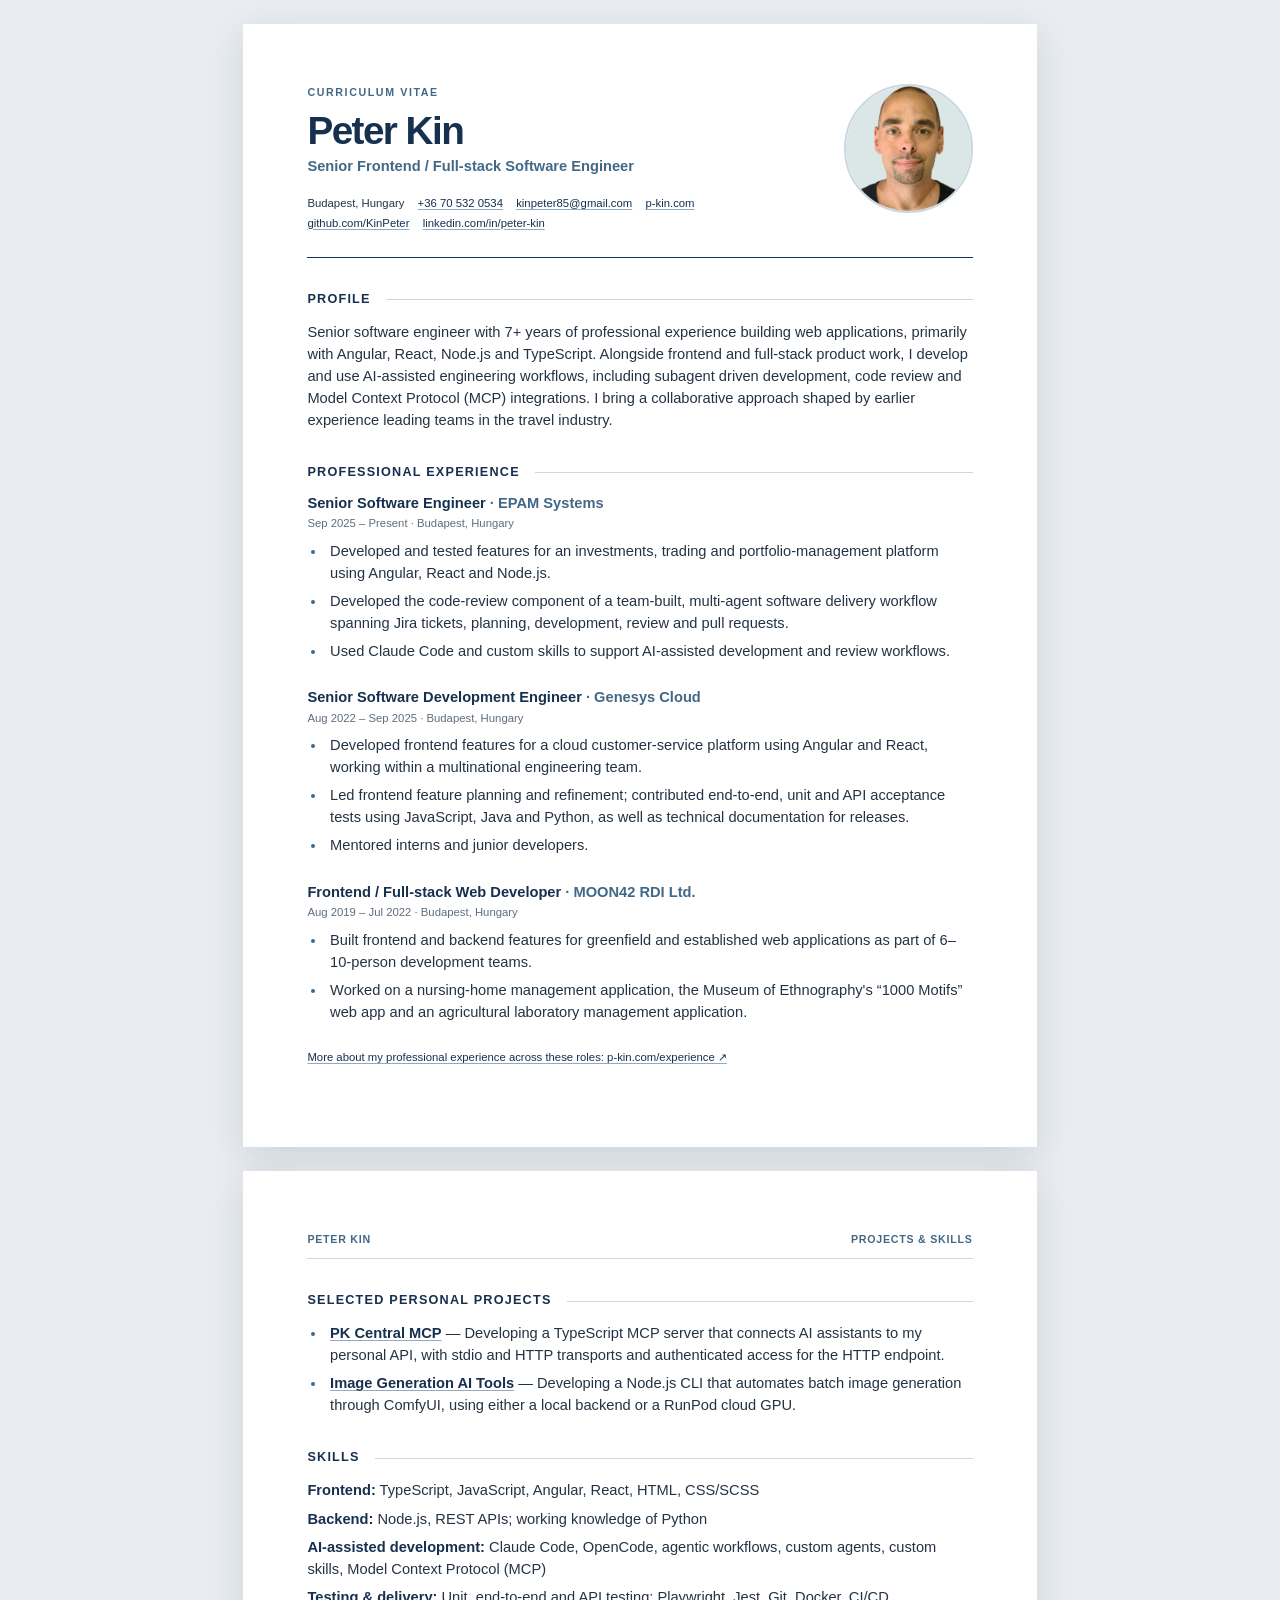
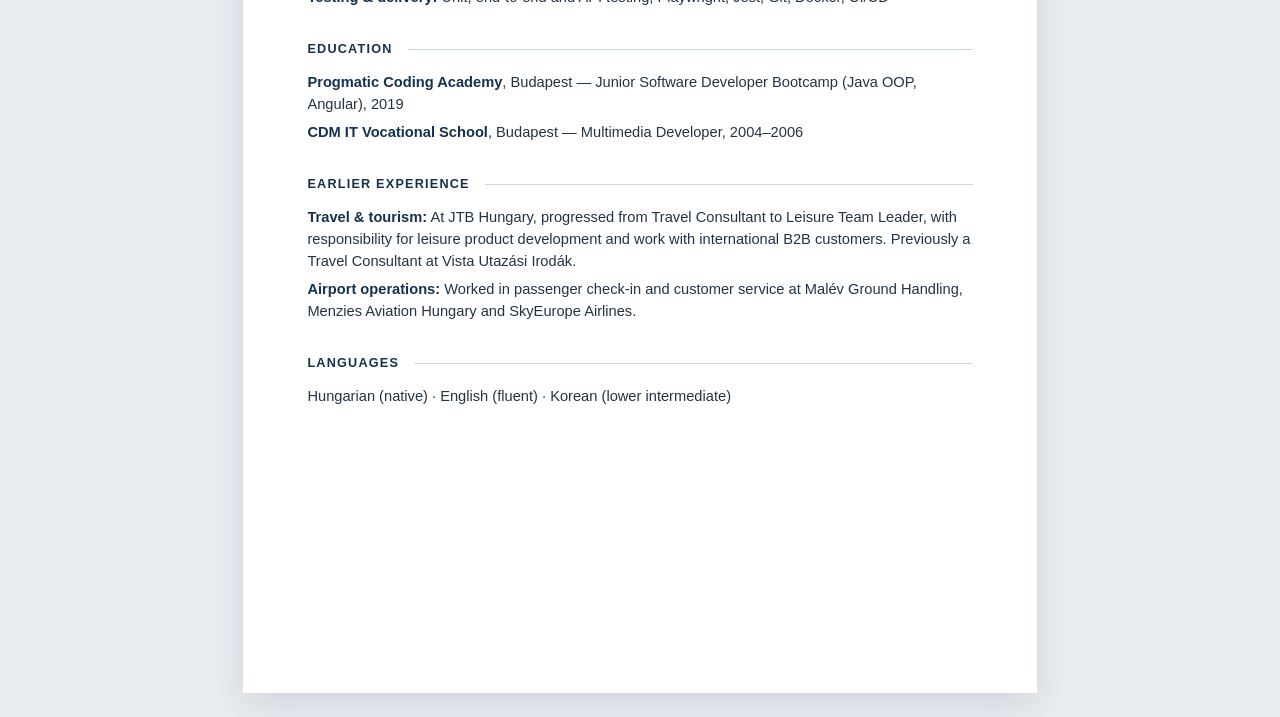
<file: index.html>
<!doctype html>
<html lang="en">
  <head>
    <meta charset="utf-8" />
    <meta name="viewport" content="width=device-width, initial-scale=1" />
    <meta name="color-scheme" content="light" />
    <title>Peter_Kin_CV</title>
    <meta
      name="description"
      content="CV of Peter Kin, Senior Frontend / Full-stack Software Engineer."
    />
    <link rel="canonical" href="https://cv.p-kin.com/" />

    <meta property="og:type" content="website" />
    <meta property="og:url" content="https://cv.p-kin.com/" />
    <meta property="og:title" content="Peter Kin — CV" />
    <meta
      property="og:description"
      content="CV of Peter Kin, Senior Frontend / Full-stack Software Engineer."
    />
    <meta property="og:image" content="https://cv.p-kin.com/og-image.jpg" />
    <meta property="og:image:width" content="1200" />
    <meta property="og:image:height" content="630" />
    <meta property="og:image:type" content="image/jpeg" />

    <meta name="twitter:card" content="summary_large_image" />
    <meta name="twitter:title" content="Peter Kin — CV" />
    <meta
      name="twitter:description"
      content="CV of Peter Kin, Senior Frontend / Full-stack Software Engineer."
    />
    <meta name="twitter:image" content="https://cv.p-kin.com/og-image.jpg" />
    <link rel="stylesheet" href="cv.css" />
  </head>
  <body class="two-page">
    <main aria-label="Curriculum vitae">
      <div class="sheet">
        <header class="hero">
          <div class="hero-copy">
            <p class="eyebrow">Curriculum vitae</p>
            <h1>Peter Kin</h1>
            <p class="job-title">
              Senior Frontend / Full-stack Software Engineer
            </p>
            <address class="contact">
              <span>Budapest, Hungary</span>
              <a href="tel:+36705320534">+36 70 532 0534</a>
              <a href="mailto:kinpeter85@gmail.com">kinpeter85@gmail.com</a>
              <a href="https://www.p-kin.com">p-kin.com</a>
              <a href="https://github.com/KinPeter">github.com/KinPeter</a>
              <a href="https://www.linkedin.com/in/peter-kin"
                >linkedin.com/in/peter-kin</a
              >
            </address>
          </div>
          <img
            class="portrait"
            src="photo.jpg"
            alt="Portrait of Peter Kin"
            width="1268"
            height="1586"
          />
        </header>

        <section class="cv-section" aria-labelledby="profile-heading">
          <h2 id="profile-heading">Profile</h2>
          <p>
            Senior software engineer with 7+ years of professional experience
            building web applications, primarily with Angular, React, Node.js
            and TypeScript. Alongside frontend and full-stack product work, I
            develop and use AI-assisted engineering workflows, including
            subagent driven development, code review and Model Context Protocol
            (MCP) integrations. I bring a collaborative approach shaped by
            earlier experience leading teams in the travel industry.
          </p>
        </section>

        <section class="cv-section" aria-labelledby="experience-heading">
          <h2 id="experience-heading">Professional Experience</h2>
          <article class="entry">
            <div class="entry-head">
              <h3>Senior Software Engineer <span>· EPAM Systems</span></h3>
              <p class="meta">Sep 2025 – Present · Budapest, Hungary</p>
            </div>
            <ul>
              <li>
                Developed and tested features for an investments, trading and
                portfolio-management platform using Angular, React and Node.js.
              </li>
              <li>
                Developed the code-review component of a team-built, multi-agent
                software delivery workflow spanning Jira tickets, planning,
                development, review and pull requests.
              </li>
              <li>
                Used Claude Code and custom skills to support AI-assisted
                development and review workflows.
              </li>
            </ul>
          </article>
          <article class="entry">
            <div class="entry-head">
              <h3>
                Senior Software Development Engineer
                <span>· Genesys Cloud</span>
              </h3>
              <p class="meta">Aug 2022 – Sep 2025 · Budapest, Hungary</p>
            </div>
            <ul>
              <li>
                Developed frontend features for a cloud customer-service
                platform using Angular and React, working within a multinational
                engineering team.
              </li>
              <li>
                Led frontend feature planning and refinement; contributed
                end-to-end, unit and API acceptance tests using JavaScript, Java
                and Python, as well as technical documentation for releases.
              </li>
              <li>Mentored interns and junior developers.</li>
            </ul>
          </article>
          <article class="entry">
            <div class="entry-head">
              <h3>
                Frontend / Full-stack Web Developer
                <span>· MOON42 RDI Ltd.</span>
              </h3>
              <p class="meta">Aug 2019 – Jul 2022 · Budapest, Hungary</p>
            </div>
            <ul>
              <li>
                Built frontend and backend features for greenfield and
                established web applications as part of 6–10-person development
                teams.
              </li>
              <li>
                Worked on a nursing-home management application, the Museum of
                Ethnography's “1000 Motifs” web app and an agricultural
                laboratory management application.
              </li>
            </ul>
          </article>
          <p class="more-link">
            <a href="https://www.p-kin.com/experience"
              >More about my professional experience across these roles:
              p-kin.com/experience <span aria-hidden="true">↗</span></a
            >
          </p>
        </section>
      </div>

      <div class="sheet">
        <div class="continuation">
          <span>Peter Kin</span><span>Projects &amp; skills</span>
        </div>

        <section class="cv-section" aria-labelledby="projects-heading">
          <h2 id="projects-heading">Selected Personal Projects</h2>
          <ul class="project-list">
            <li>
              <a href="https://github.com/KinPeter/pk-central-mcp"
                >PK Central MCP</a
              >
              — Developing a TypeScript MCP server that connects AI assistants
              to my personal API, with stdio and HTTP transports and
              authenticated access for the HTTP endpoint.
            </li>
            <li>
              <a href="https://github.com/KinPeter/img-gen-ai-tools"
                >Image Generation AI Tools</a
              >
              — Developing a Node.js CLI that automates batch image generation
              through ComfyUI, using either a local backend or a RunPod cloud
              GPU.
            </li>
          </ul>
        </section>

        <section class="cv-section" aria-labelledby="skills-heading">
          <h2 id="skills-heading">Skills</h2>
          <ul class="skill-list">
            <li>
              <strong>Frontend:</strong> TypeScript, JavaScript, Angular, React,
              HTML, CSS/SCSS
            </li>
            <li>
              <strong>Backend:</strong> Node.js, REST APIs; working knowledge of
              Python
            </li>
            <li>
              <strong>AI-assisted development:</strong> Claude Code, OpenCode,
              agentic workflows, custom agents, custom skills, Model Context
              Protocol (MCP)
            </li>
            <li>
              <strong>Testing &amp; delivery:</strong> Unit, end-to-end and API
              testing; Playwright, Jest, Git, Docker, CI/CD
            </li>
          </ul>
        </section>

        <section class="cv-section" aria-labelledby="education-heading">
          <h2 id="education-heading">Education</h2>
          <ul class="plain-list">
            <li>
              <strong>Progmatic Coding Academy</strong>, Budapest — Junior
              Software Developer Bootcamp (Java OOP, Angular), 2019
            </li>
            <li>
              <strong>CDM IT Vocational School</strong>, Budapest — Multimedia
              Developer, 2004–2006
            </li>
          </ul>
        </section>

        <section class="cv-section" aria-labelledby="earlier-heading">
          <h2 id="earlier-heading">Earlier Experience</h2>
          <ul class="plain-list">
            <li>
              <strong>Travel &amp; tourism:</strong> At JTB Hungary, progressed
              from Travel Consultant to Leisure Team Leader, with responsibility
              for leisure product development and work with international B2B
              customers. Previously a Travel Consultant at Vista Utazási Irodák.
            </li>
            <li>
              <strong>Airport operations:</strong> Worked in passenger check-in
              and customer service at Malév Ground Handling, Menzies Aviation
              Hungary and SkyEurope Airlines.
            </li>
          </ul>
        </section>

        <section class="cv-section" aria-labelledby="languages-heading">
          <h2 id="languages-heading">Languages</h2>
          <p>
            Hungarian (native) · English (fluent) · Korean (lower intermediate)
          </p>
        </section>
      </div>
    </main>
  </body>
</html>
</file>
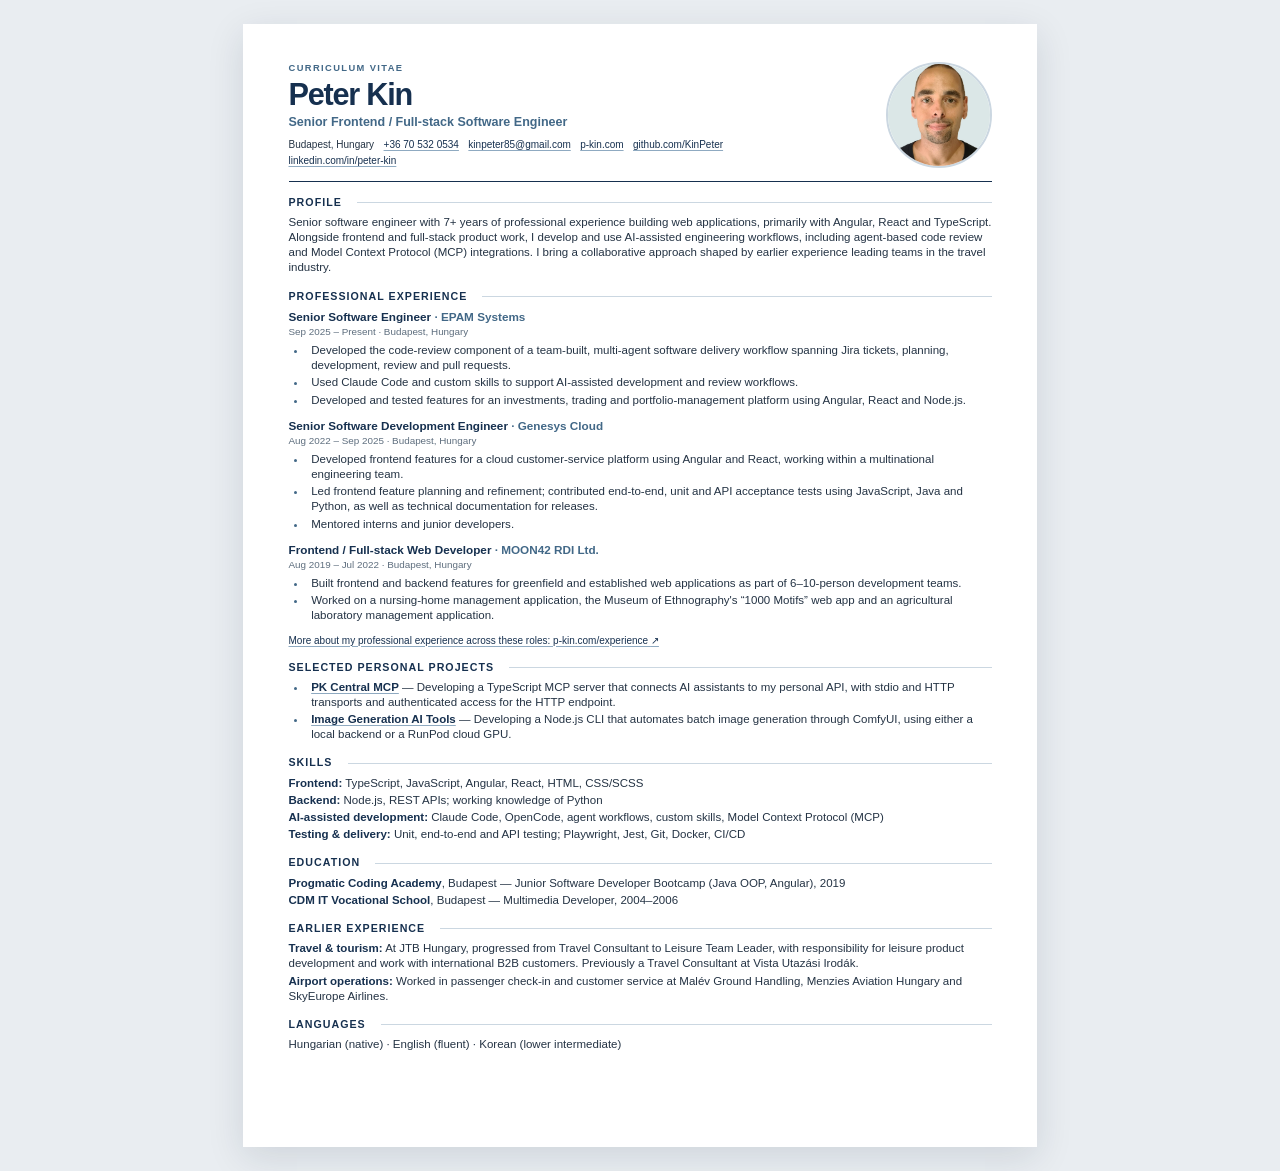
<file: cv-one-page.html>
<!doctype html>
<html lang="en">
  <head>
    <meta charset="utf-8" />
    <meta name="viewport" content="width=device-width, initial-scale=1" />
    <meta name="color-scheme" content="light" />
    <title>Peter_Kin_CV</title>
    <link rel="stylesheet" href="cv.css" />
  </head>
  <body class="one-page">
    <main aria-label="Curriculum vitae">
      <div class="sheet">
        <header class="hero">
          <div class="hero-copy">
            <p class="eyebrow">Curriculum vitae</p>
            <h1>Peter Kin</h1>
            <p class="job-title">
              Senior Frontend / Full-stack Software Engineer
            </p>
            <address class="contact">
              <span>Budapest, Hungary</span>
              <a href="tel:+36705320534">+36 70 532 0534</a>
              <a href="mailto:kinpeter85@gmail.com">kinpeter85@gmail.com</a>
              <a href="https://www.p-kin.com">p-kin.com</a>
              <a href="https://github.com/KinPeter">github.com/KinPeter</a>
              <a href="https://www.linkedin.com/in/peter-kin"
                >linkedin.com/in/peter-kin</a
              >
            </address>
          </div>
          <img
            class="portrait"
            src="photo.jpg"
            alt="Portrait of Peter Kin"
            width="1268"
            height="1586"
          />
        </header>

        <section class="cv-section" aria-labelledby="profile-heading">
          <h2 id="profile-heading">Profile</h2>
          <p>
            Senior software engineer with 7+ years of professional experience
            building web applications, primarily with Angular, React and
            TypeScript. Alongside frontend and full-stack product work, I
            develop and use AI-assisted engineering workflows, including
            agent-based code review and Model Context Protocol (MCP)
            integrations. I bring a collaborative approach shaped by earlier
            experience leading teams in the travel industry.
          </p>
        </section>

        <section class="cv-section" aria-labelledby="experience-heading">
          <h2 id="experience-heading">Professional Experience</h2>
          <article class="entry">
            <div class="entry-head">
              <h3>Senior Software Engineer <span>· EPAM Systems</span></h3>
              <p class="meta">Sep 2025 – Present · Budapest, Hungary</p>
            </div>
            <ul>
              <li>
                Developed the code-review component of a team-built, multi-agent
                software delivery workflow spanning Jira tickets, planning,
                development, review and pull requests.
              </li>
              <li>
                Used Claude Code and custom skills to support AI-assisted
                development and review workflows.
              </li>
              <li>
                Developed and tested features for an investments, trading and
                portfolio-management platform using Angular, React and Node.js.
              </li>
            </ul>
          </article>
          <article class="entry">
            <div class="entry-head">
              <h3>
                Senior Software Development Engineer
                <span>· Genesys Cloud</span>
              </h3>
              <p class="meta">Aug 2022 – Sep 2025 · Budapest, Hungary</p>
            </div>
            <ul>
              <li>
                Developed frontend features for a cloud customer-service
                platform using Angular and React, working within a multinational
                engineering team.
              </li>
              <li>
                Led frontend feature planning and refinement; contributed
                end-to-end, unit and API acceptance tests using JavaScript, Java
                and Python, as well as technical documentation for releases.
              </li>
              <li>Mentored interns and junior developers.</li>
            </ul>
          </article>
          <article class="entry">
            <div class="entry-head">
              <h3>
                Frontend / Full-stack Web Developer
                <span>· MOON42 RDI Ltd.</span>
              </h3>
              <p class="meta">Aug 2019 – Jul 2022 · Budapest, Hungary</p>
            </div>
            <ul>
              <li>
                Built frontend and backend features for greenfield and
                established web applications as part of 6–10-person development
                teams.
              </li>
              <li>
                Worked on a nursing-home management application, the Museum of
                Ethnography's “1000 Motifs” web app and an agricultural
                laboratory management application.
              </li>
            </ul>
          </article>
          <p class="more-link">
            <a href="https://www.p-kin.com/experience"
              >More about my professional experience across these roles:
              p-kin.com/experience <span aria-hidden="true">↗</span></a
            >
          </p>
        </section>

        <section class="cv-section" aria-labelledby="projects-heading">
          <h2 id="projects-heading">Selected Personal Projects</h2>
          <ul class="project-list">
            <li>
              <a href="https://github.com/KinPeter/pk-central-mcp"
                >PK Central MCP</a
              >
              — Developing a TypeScript MCP server that connects AI assistants
              to my personal API, with stdio and HTTP transports and
              authenticated access for the HTTP endpoint.
            </li>
            <li>
              <a href="https://github.com/KinPeter/img-gen-ai-tools"
                >Image Generation AI Tools</a
              >
              — Developing a Node.js CLI that automates batch image generation
              through ComfyUI, using either a local backend or a RunPod cloud
              GPU.
            </li>
          </ul>
        </section>

        <section class="cv-section" aria-labelledby="skills-heading">
          <h2 id="skills-heading">Skills</h2>
          <ul class="skill-list">
            <li>
              <strong>Frontend:</strong> TypeScript, JavaScript, Angular, React,
              HTML, CSS/SCSS
            </li>
            <li>
              <strong>Backend:</strong> Node.js, REST APIs; working knowledge of
              Python
            </li>
            <li>
              <strong>AI-assisted development:</strong> Claude Code, OpenCode,
              agent workflows, custom skills, Model Context Protocol (MCP)
            </li>
            <li>
              <strong>Testing &amp; delivery:</strong> Unit, end-to-end and API
              testing; Playwright, Jest, Git, Docker, CI/CD
            </li>
          </ul>
        </section>

        <section class="cv-section" aria-labelledby="education-heading">
          <h2 id="education-heading">Education</h2>
          <ul class="plain-list">
            <li>
              <strong>Progmatic Coding Academy</strong>, Budapest — Junior
              Software Developer Bootcamp (Java OOP, Angular), 2019
            </li>
            <li>
              <strong>CDM IT Vocational School</strong>, Budapest — Multimedia
              Developer, 2004–2006
            </li>
          </ul>
        </section>

        <section class="cv-section" aria-labelledby="earlier-heading">
          <h2 id="earlier-heading">Earlier Experience</h2>
          <ul class="plain-list">
            <li>
              <strong>Travel &amp; tourism:</strong> At JTB Hungary, progressed
              from Travel Consultant to Leisure Team Leader, with responsibility
              for leisure product development and work with international B2B
              customers. Previously a Travel Consultant at Vista Utazási Irodák.
            </li>
            <li>
              <strong>Airport operations:</strong> Worked in passenger check-in
              and customer service at Malév Ground Handling, Menzies Aviation
              Hungary and SkyEurope Airlines.
            </li>
          </ul>
        </section>

        <section class="cv-section" aria-labelledby="languages-heading">
          <h2 id="languages-heading">Languages</h2>
          <p>
            Hungarian (native) · English (fluent) · Korean (lower intermediate)
          </p>
        </section>
      </div>
    </main>
  </body>
</html>
</file>
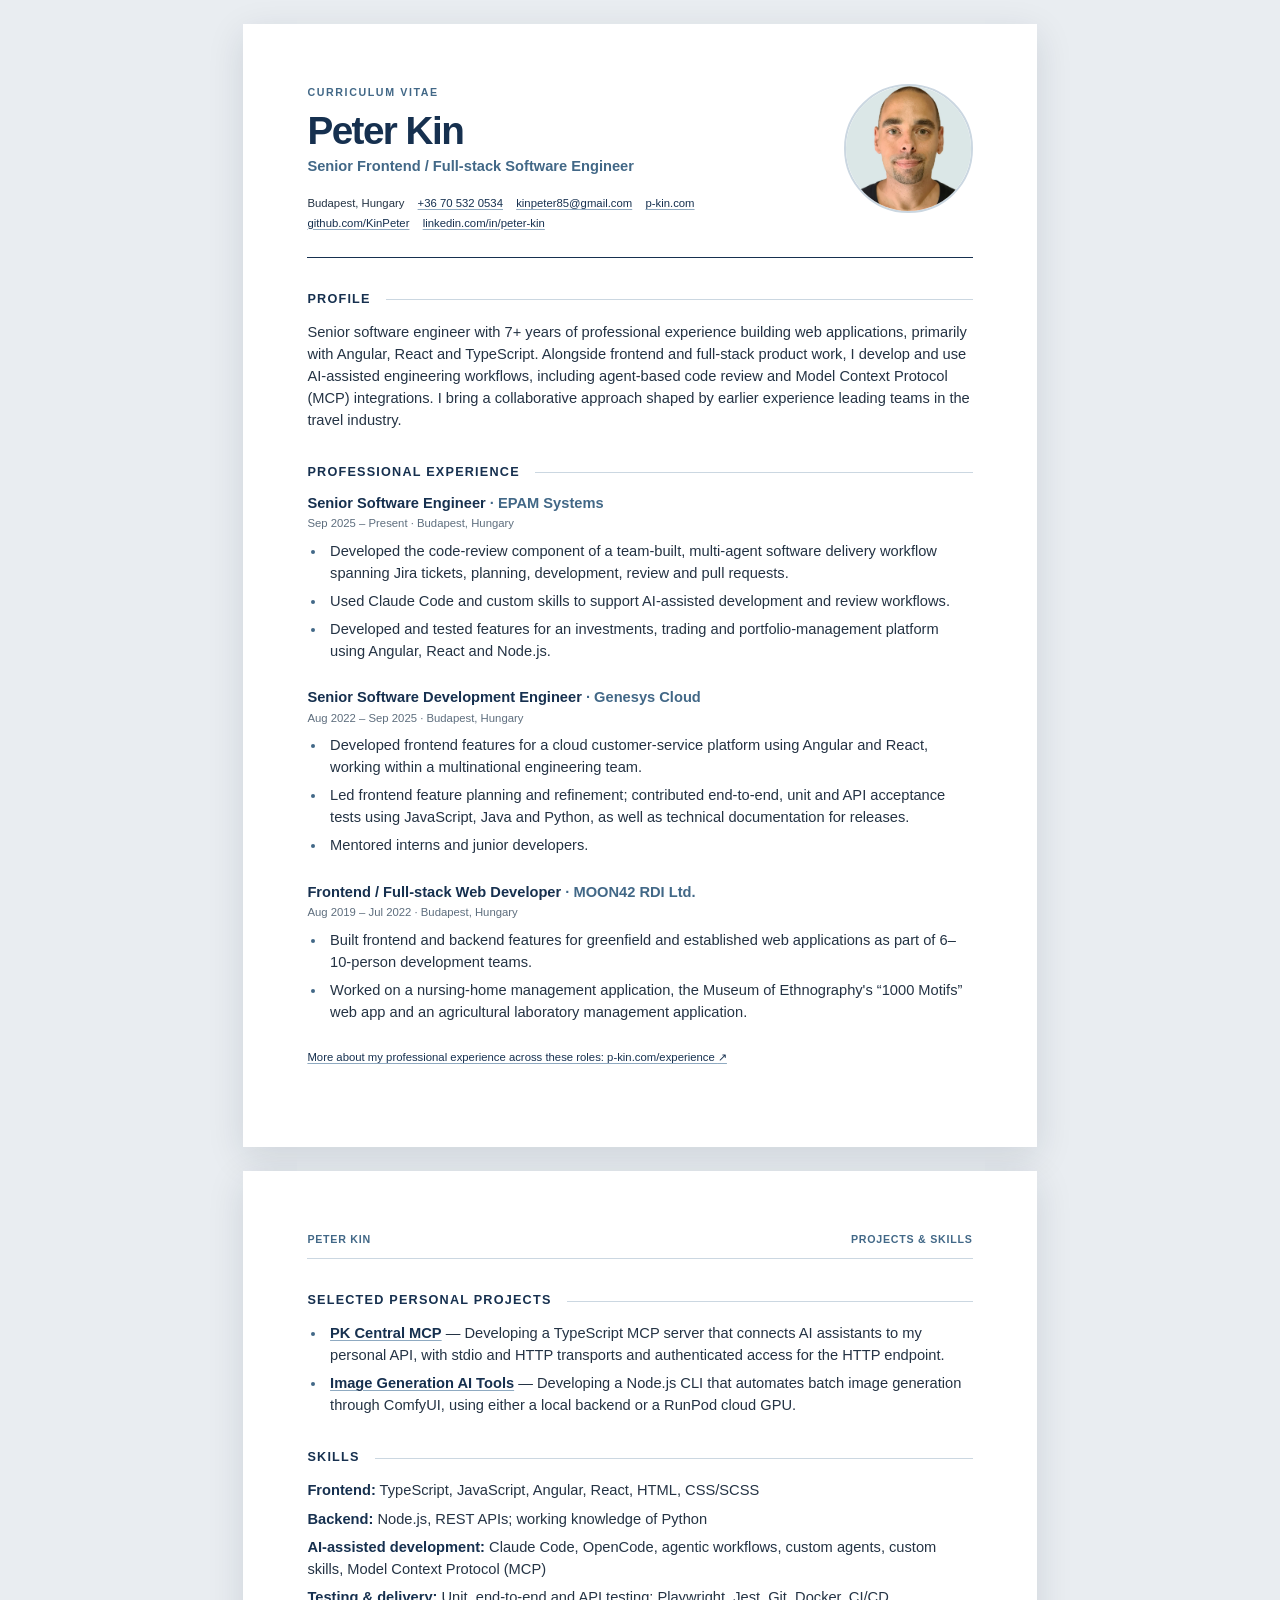
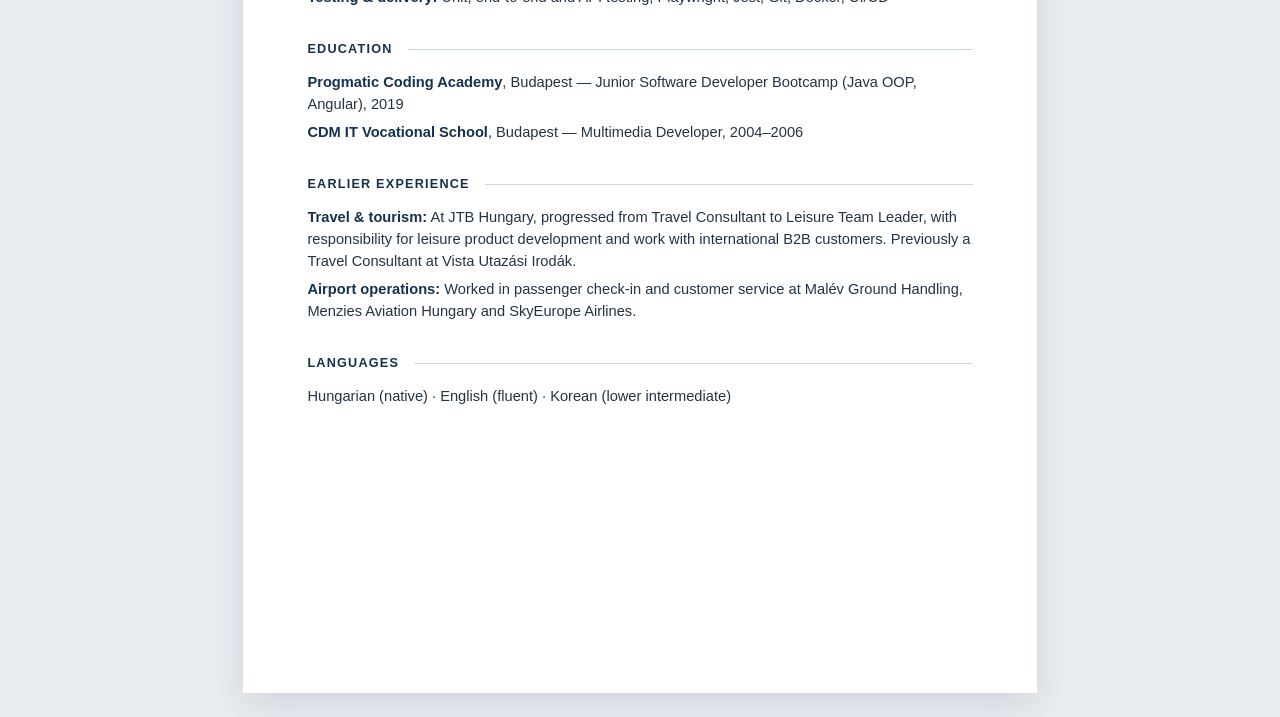
<file: cv-two-page.html>
<!doctype html>
<html lang="en">
  <head>
    <meta charset="utf-8" />
    <meta name="viewport" content="width=device-width, initial-scale=1" />
    <meta name="color-scheme" content="light" />
    <title>Peter_Kin_CV</title>
    <link rel="stylesheet" href="cv.css" />
  </head>
  <body class="two-page">
    <main aria-label="Curriculum vitae">
      <div class="sheet">
        <header class="hero">
          <div class="hero-copy">
            <p class="eyebrow">Curriculum vitae</p>
            <h1>Peter Kin</h1>
            <p class="job-title">
              Senior Frontend / Full-stack Software Engineer
            </p>
            <address class="contact">
              <span>Budapest, Hungary</span>
              <a href="tel:+36705320534">+36 70 532 0534</a>
              <a href="mailto:kinpeter85@gmail.com">kinpeter85@gmail.com</a>
              <a href="https://www.p-kin.com">p-kin.com</a>
              <a href="https://github.com/KinPeter">github.com/KinPeter</a>
              <a href="https://www.linkedin.com/in/peter-kin"
                >linkedin.com/in/peter-kin</a
              >
            </address>
          </div>
          <img
            class="portrait"
            src="photo.jpg"
            alt="Portrait of Peter Kin"
            width="1268"
            height="1586"
          />
        </header>

        <section class="cv-section" aria-labelledby="profile-heading">
          <h2 id="profile-heading">Profile</h2>
          <p>
            Senior software engineer with 7+ years of professional experience
            building web applications, primarily with Angular, React and
            TypeScript. Alongside frontend and full-stack product work, I
            develop and use AI-assisted engineering workflows, including
            agent-based code review and Model Context Protocol (MCP)
            integrations. I bring a collaborative approach shaped by earlier
            experience leading teams in the travel industry.
          </p>
        </section>

        <section class="cv-section" aria-labelledby="experience-heading">
          <h2 id="experience-heading">Professional Experience</h2>
          <article class="entry">
            <div class="entry-head">
              <h3>Senior Software Engineer <span>· EPAM Systems</span></h3>
              <p class="meta">Sep 2025 – Present · Budapest, Hungary</p>
            </div>
            <ul>
              <li>
                Developed the code-review component of a team-built, multi-agent
                software delivery workflow spanning Jira tickets, planning,
                development, review and pull requests.
              </li>
              <li>
                Used Claude Code and custom skills to support AI-assisted
                development and review workflows.
              </li>
              <li>
                Developed and tested features for an investments, trading and
                portfolio-management platform using Angular, React and Node.js.
              </li>
            </ul>
          </article>
          <article class="entry">
            <div class="entry-head">
              <h3>
                Senior Software Development Engineer
                <span>· Genesys Cloud</span>
              </h3>
              <p class="meta">Aug 2022 – Sep 2025 · Budapest, Hungary</p>
            </div>
            <ul>
              <li>
                Developed frontend features for a cloud customer-service
                platform using Angular and React, working within a multinational
                engineering team.
              </li>
              <li>
                Led frontend feature planning and refinement; contributed
                end-to-end, unit and API acceptance tests using JavaScript, Java
                and Python, as well as technical documentation for releases.
              </li>
              <li>Mentored interns and junior developers.</li>
            </ul>
          </article>
          <article class="entry">
            <div class="entry-head">
              <h3>
                Frontend / Full-stack Web Developer
                <span>· MOON42 RDI Ltd.</span>
              </h3>
              <p class="meta">Aug 2019 – Jul 2022 · Budapest, Hungary</p>
            </div>
            <ul>
              <li>
                Built frontend and backend features for greenfield and
                established web applications as part of 6–10-person development
                teams.
              </li>
              <li>
                Worked on a nursing-home management application, the Museum of
                Ethnography's “1000 Motifs” web app and an agricultural
                laboratory management application.
              </li>
            </ul>
          </article>
          <p class="more-link">
            <a href="https://www.p-kin.com/experience"
              >More about my professional experience across these roles:
              p-kin.com/experience <span aria-hidden="true">↗</span></a
            >
          </p>
        </section>
      </div>

      <div class="sheet">
        <div class="continuation">
          <span>Peter Kin</span><span>Projects &amp; skills</span>
        </div>

        <section class="cv-section" aria-labelledby="projects-heading">
          <h2 id="projects-heading">Selected Personal Projects</h2>
          <ul class="project-list">
            <li>
              <a href="https://github.com/KinPeter/pk-central-mcp"
                >PK Central MCP</a
              >
              — Developing a TypeScript MCP server that connects AI assistants
              to my personal API, with stdio and HTTP transports and
              authenticated access for the HTTP endpoint.
            </li>
            <li>
              <a href="https://github.com/KinPeter/img-gen-ai-tools"
                >Image Generation AI Tools</a
              >
              — Developing a Node.js CLI that automates batch image generation
              through ComfyUI, using either a local backend or a RunPod cloud
              GPU.
            </li>
          </ul>
        </section>

        <section class="cv-section" aria-labelledby="skills-heading">
          <h2 id="skills-heading">Skills</h2>
          <ul class="skill-list">
            <li>
              <strong>Frontend:</strong> TypeScript, JavaScript, Angular, React,
              HTML, CSS/SCSS
            </li>
            <li>
              <strong>Backend:</strong> Node.js, REST APIs; working knowledge of
              Python
            </li>
            <li>
              <strong>AI-assisted development:</strong> Claude Code, OpenCode,
              agentic workflows, custom agents, custom skills, Model Context
              Protocol (MCP)
            </li>
            <li>
              <strong>Testing &amp; delivery:</strong> Unit, end-to-end and API
              testing; Playwright, Jest, Git, Docker, CI/CD
            </li>
          </ul>
        </section>

        <section class="cv-section" aria-labelledby="education-heading">
          <h2 id="education-heading">Education</h2>
          <ul class="plain-list">
            <li>
              <strong>Progmatic Coding Academy</strong>, Budapest — Junior
              Software Developer Bootcamp (Java OOP, Angular), 2019
            </li>
            <li>
              <strong>CDM IT Vocational School</strong>, Budapest — Multimedia
              Developer, 2004–2006
            </li>
          </ul>
        </section>

        <section class="cv-section" aria-labelledby="earlier-heading">
          <h2 id="earlier-heading">Earlier Experience</h2>
          <ul class="plain-list">
            <li>
              <strong>Travel &amp; tourism:</strong> At JTB Hungary, progressed
              from Travel Consultant to Leisure Team Leader, with responsibility
              for leisure product development and work with international B2B
              customers. Previously a Travel Consultant at Vista Utazási Irodák.
            </li>
            <li>
              <strong>Airport operations:</strong> Worked in passenger check-in
              and customer service at Malév Ground Handling, Menzies Aviation
              Hungary and SkyEurope Airlines.
            </li>
          </ul>
        </section>

        <section class="cv-section" aria-labelledby="languages-heading">
          <h2 id="languages-heading">Languages</h2>
          <p>
            Hungarian (native) · English (fluent) · Korean (lower intermediate)
          </p>
        </section>
      </div>
    </main>
  </body>
</html>
</file>
<file: cv.css>
:root {
  color-scheme: light;
  --ink: #243344;
  --navy: #16304f;
  --blue: #426887;
  --subtle: #5e6e7e;
  --line: #cbd7e1;
  font-family: Arial, Helvetica, sans-serif;
  font-size: 10pt;
  line-height: 1.45;
}

* { box-sizing: border-box; }

body {
  margin: 0;
  background: #e9edf1;
  color: var(--ink);
}

main { padding: 24px 0; }

.sheet {
  width: 210mm;
  min-height: 297mm;
  margin: 0 auto 24px;
  padding: 16mm 17mm;
  background: #fff;
  box-shadow: 0 10px 35px rgb(15 35 59 / 12%);
}

.sheet:last-child { margin-bottom: 0; }

h1, h2, h3, p, ul { margin-top: 0; }

a {
  color: var(--navy);
  text-decoration-color: #8faac1;
  text-underline-offset: 2px;
  overflow-wrap: anywhere;
}

a:hover, a:focus-visible { color: #316994; }

.hero {
  display: flex;
  align-items: flex-start;
  justify-content: space-between;
  gap: 12mm;
  padding-bottom: 7mm;
  border-bottom: 1.5px solid var(--navy);
}

.hero-copy { min-width: 0; }

.eyebrow {
  margin: 0 0 2.5mm;
  color: var(--blue);
  font-size: 8pt;
  font-weight: 700;
  letter-spacing: .15em;
  text-transform: uppercase;
}

h1 {
  margin-bottom: 1mm;
  color: var(--navy);
  font-size: 29pt;
  line-height: 1.07;
  letter-spacing: -.04em;
}

.job-title {
  margin-bottom: 5mm;
  color: var(--blue);
  font-size: 11pt;
  font-weight: 600;
}

.contact {
  display: flex;
  flex-wrap: wrap;
  column-gap: 3.5mm;
  row-gap: 1.3mm;
  max-width: 132mm;
  font-size: 8.5pt;
  font-style: normal;
  line-height: 1.3;
}

.contact > * { white-space: nowrap; }

.portrait {
  flex: none;
  display: block;
  width: 34mm;
  height: 34mm;
  border-radius: 50%;
  object-fit: cover;
  object-position: center 35%;
  border: 2px solid var(--line);
}

.cv-section { margin-top: 7mm; }

h2 {
  display: flex;
  align-items: center;
  gap: 4mm;
  margin-bottom: 3mm;
  color: var(--navy);
  font-size: 9pt;
  font-weight: 700;
  letter-spacing: .095em;
  line-height: 1.25;
  text-transform: uppercase;
  break-after: avoid;
}

h2::after {
  content: "";
  flex: 1;
  border-top: 1px solid var(--line);
}

p { margin-bottom: 0; }

.entry { margin-bottom: 5mm; break-inside: avoid; }
.entry:last-child { margin-bottom: 0; }

.entry-head { margin-bottom: 2mm; }

h3 {
  margin-bottom: .6mm;
  color: var(--navy);
  font-size: 10pt;
  line-height: 1.3;
}

h3 span { color: var(--blue); font-weight: 600; }

.meta {
  color: var(--subtle);
  font-size: 8.5pt;
}

ul { margin-bottom: 0; padding-left: 5mm; }
li { padding-left: 1mm; margin-bottom: 1.25mm; }
li:last-child { margin-bottom: 0; }
li::marker { color: var(--blue); }

.more-link { margin-top: 2mm; font-size: 8.5pt; }

.continuation {
  display: flex;
  justify-content: space-between;
  padding-bottom: 3mm;
  border-bottom: 1px solid var(--line);
  color: var(--blue);
  font-size: 8pt;
  font-weight: 700;
  letter-spacing: .07em;
  text-transform: uppercase;
}

.project-list a { font-weight: 700; }
.skill-list, .plain-list { list-style: none; padding-left: 0; }
.skill-list li, .plain-list li { padding-left: 0; }
.skill-list strong, .plain-list strong { color: var(--navy); }

.two-page { font-size: 11pt; line-height: 1.5; }
.two-page .cv-section { margin-top: 9mm; }
.two-page h2 { margin-bottom: 3.5mm; font-size: 9.5pt; }
.two-page h3 { font-size: 11pt; }
.two-page .entry { margin-bottom: 7mm; }
.two-page li { margin-bottom: 1.6mm; }

.one-page { font-size: 8.65pt; line-height: 1.31; }
.one-page .sheet { padding: 10mm 12mm; }
.one-page .hero { gap: 6mm; padding-bottom: 3.5mm; }
.one-page .eyebrow { margin-bottom: 1mm; font-size: 7pt; }
.one-page h1 { font-size: 23pt; }
.one-page .job-title { margin-bottom: 2mm; font-size: 9.4pt; }
.one-page .contact { max-width: 143mm; font-size: 7.5pt; column-gap: 2.5mm; row-gap: .8mm; }
.one-page .portrait { width: 28mm; height: 28mm; }
.one-page .cv-section { margin-top: 3.7mm; }
.one-page h2 { margin-bottom: 1.6mm; font-size: 8pt; }
.one-page h3 { font-size: 8.8pt; }
.one-page .meta { font-size: 7.4pt; }
.one-page .entry { margin-bottom: 2.7mm; }
.one-page .entry-head { margin-bottom: 1mm; }
.one-page li { margin-bottom: .55mm; }
.one-page .more-link { margin-top: 1mm; font-size: 7.5pt; }

@media screen and (max-width: 820px) {
  main { padding: 0; }
  .sheet {
    width: 100%;
    min-height: 0;
    padding: 24px;
    margin-bottom: 12px;
    box-shadow: none;
  }
  .hero { gap: 16px; }
  .portrait { width: 90px; height: 90px; }
  .contact > * { white-space: normal; }
  .one-page .sheet { padding: 24px; }
  .one-page .portrait { width: 75px; height: 75px; }
}

@media screen and (max-width: 440px) {
  h1 { font-size: 25pt; }
  .job-title { font-size: 10pt; }
  .portrait { width: 70px; height: 70px; }
}

@page { size: A4 portrait; margin: 0; }

@media print {
  html, body { margin: 0; background: #fff; }
  main { padding: 0; }
  .sheet {
    width: 210mm;
    height: 297mm;
    min-height: 0;
    margin: 0;
    padding: 16mm 17mm;
    box-shadow: none;
    break-inside: avoid;
  }
  .sheet:not(:last-child) { break-after: page; }
  .portrait { width: 34mm; height: 34mm; }
  .contact > * { white-space: nowrap; }
  .one-page .sheet { padding: 10mm 12mm; }
  .one-page .portrait { width: 28mm; height: 28mm; }
  .cv-section, .entry { break-inside: avoid; }
  h2, h3 { break-after: avoid; }
  a { text-decoration-color: var(--subtle); }
  * { -webkit-print-color-adjust: exact; print-color-adjust: exact; }
}
</file>
